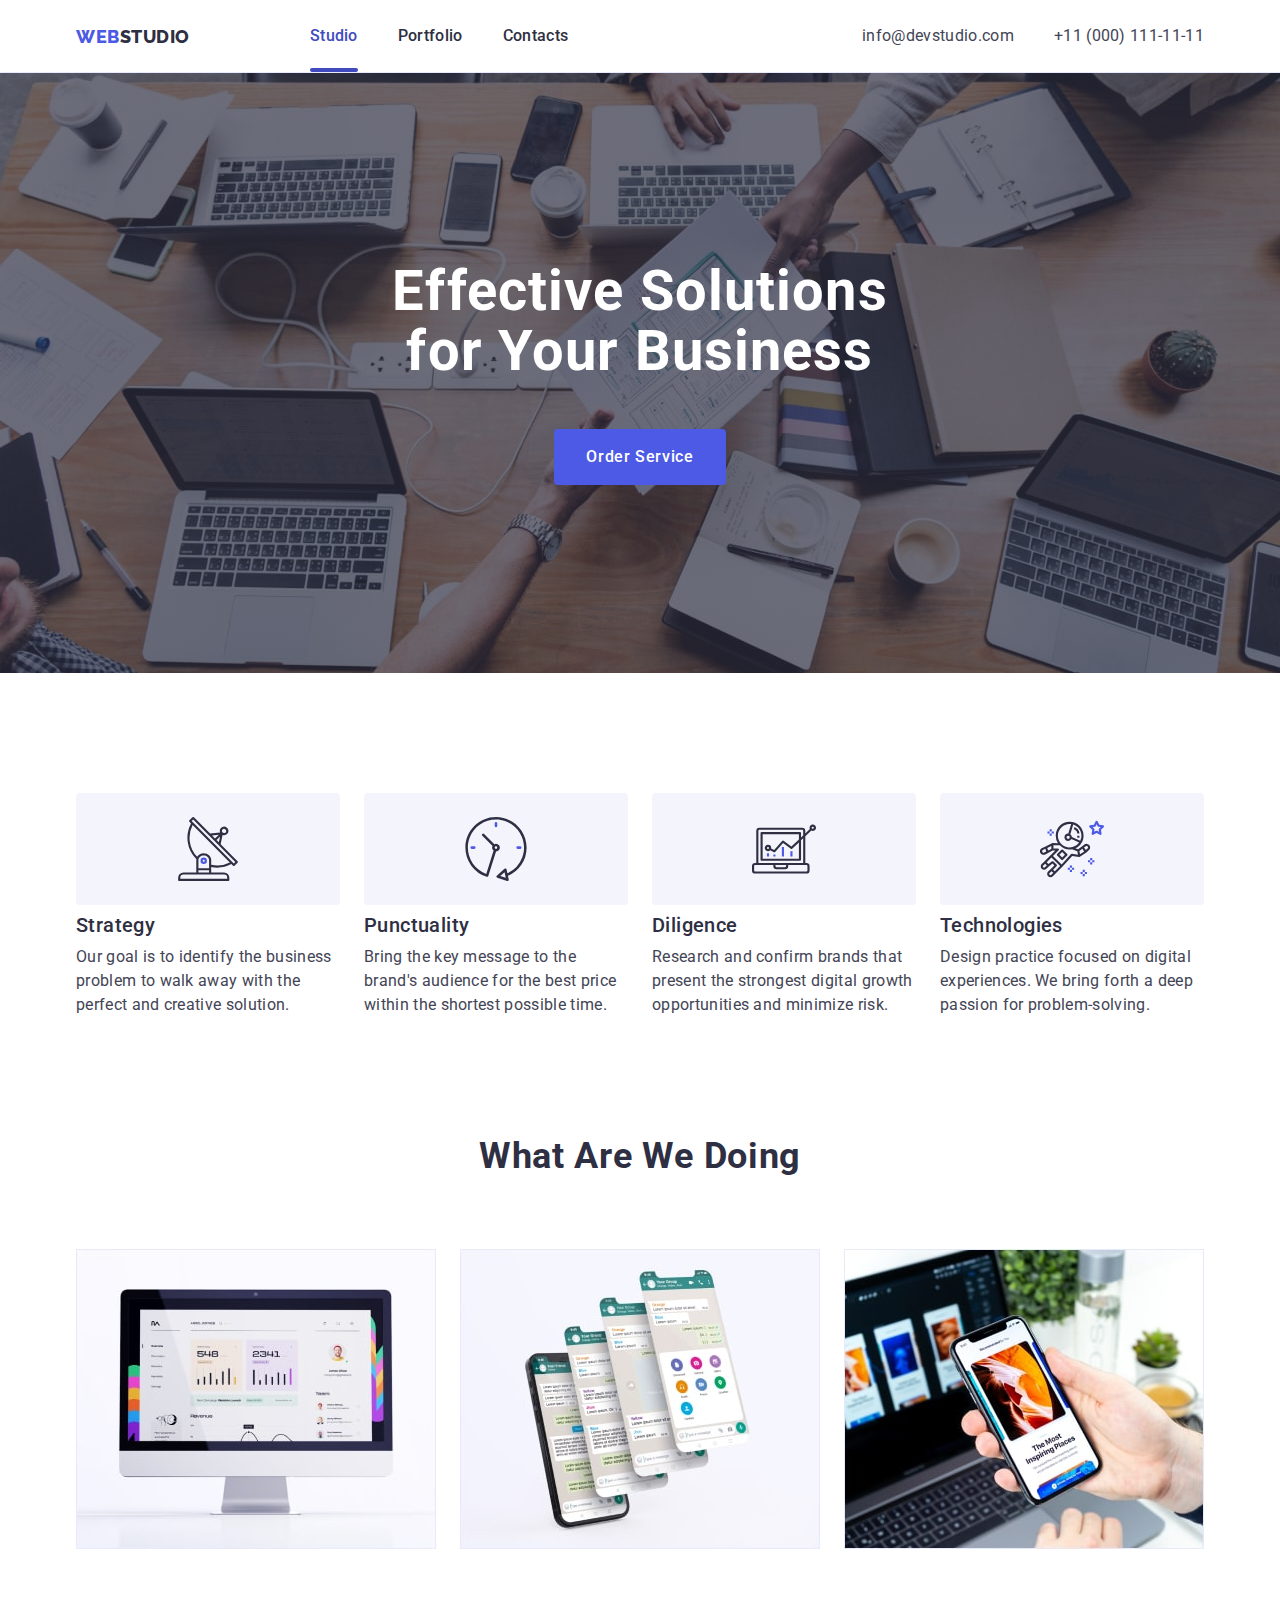
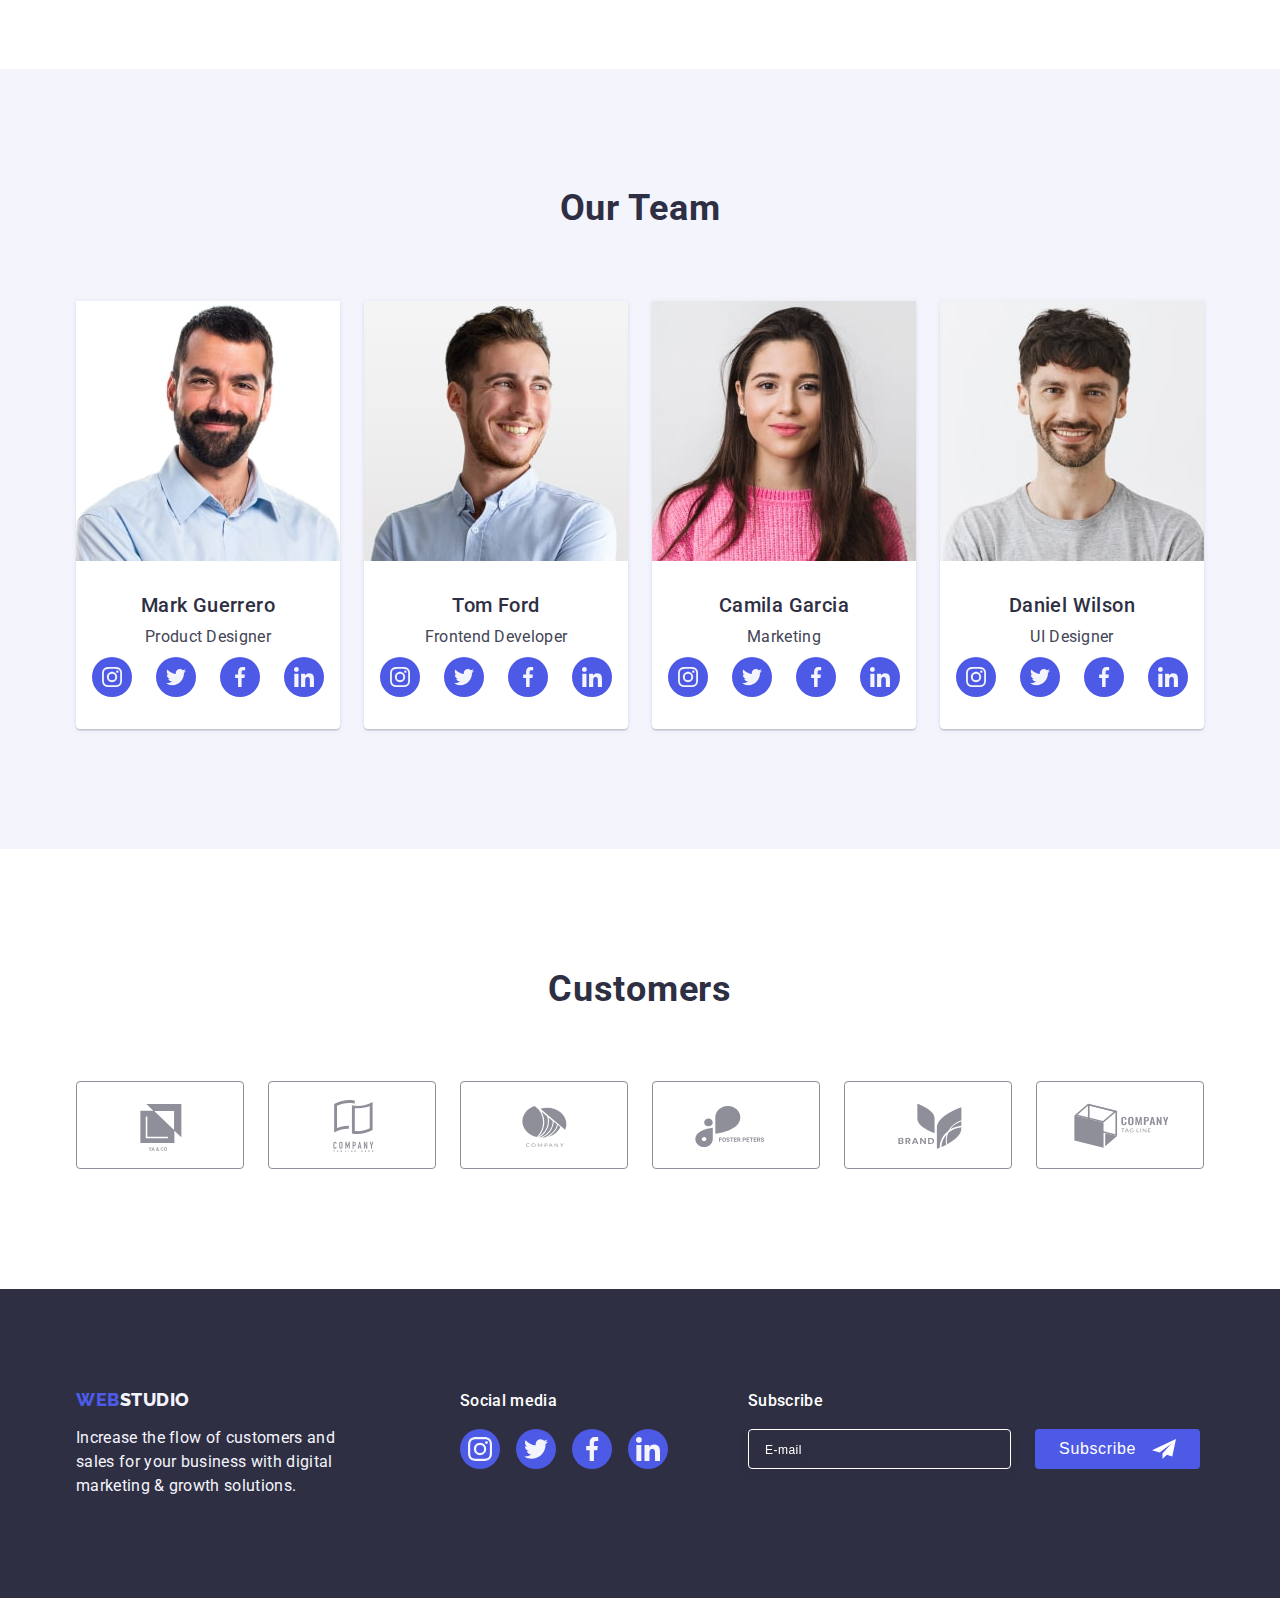
<file: index.html>
<!DOCTYPE html>
<html lang="en">
  <head>
    <meta charset="UTF-8" />
    <meta http-equiv="X-UA-Compatible" content="IE=edge" />
    <meta name="viewport" content="width=device-width, initial-scale=1.0" />
    <title>MainPage</title>
    <link rel="preconnect" href="https://fonts.googleapis.com" />
    <link rel="preconnect" href="https://fonts.gstatic.com" crossorigin />
    <link
      href="https://fonts.googleapis.com/css2?family=Raleway:wght@800&family=Roboto:wght@400;500;700;900&display=swap"
      rel="stylesheet"
    />
    <link
      rel="stylesheet"
      href="https://cdnjs.cloudflare.com/ajax/libs/modern-normalize/1.1.0/modern-normalize.min.css"
      integrity="sha512-wpPYUAdjBVSE4KJnH1VR1HeZfpl1ub8YT/NKx4PuQ5NmX2tKuGu6U/JRp5y+Y8XG2tV+wKQpNHVUX03MfMFn9Q=="
      crossorigin="anonymous"
      referrerpolicy="no-referrer"
    />    
    <link rel="stylesheet" href="./css/styles.css" />
    <link rel="stylesheet" href="./css/media.css" />
  </head>
  <body>

    <!--? header -->

    <header class="header">
      <div class="header-container container">
        <nav class="header-navigation">
          <a href="./index.html" class="logo link"
            >Web<span class="logo-studio">Studio</span></a
          >
          <ul class="header-list list link">
            <li class="header-item">
              <a href="./index.html" class="header-link active-page link">Studio</a>
            </li>
            <li class="header-item">
              <a href="./portfolio.html" class="header-link link">Portfolio</a>
            </li>
            <li class="header-item">
              <a href="" class="header-link link">Contacts</a>
            </li>
          </ul>
        </nav>

        <address class="header-address">
          <ul class="header-address-list list link">
            <li class="header-address-item">
              <a href="mailto:info@devstudio.com" class="header-contact link"
                >info@devstudio.com</a
              >
            </li>
            <li class="header-address-item ">
              <a href="tel:+110001111111" class="header-contact link"
                >+11 (000) 111-11-11</a
              >
            </li>
          </ul>
        </address>
        <button type="button" data-menu-open class="header-btn">
          <svg class="header-svg" width="32" height="22">
            <use href="./images/symbol-defs.svg#icon-mobile-menu"></use>
          </svg> 
        </button>
      </div>
      <div class="mob-menu is-hidden" data-menu>
        <div>
          <button class="mob-menu-close" data-menu-close type="button">
            <svg class="mob-menu-close-svg" width="8" height="8">
              <use href="./images/symbol-defs.svg#icon-close-svg"></use>
            </svg>
          </button>
          <nav class="mob-menu-nav">
            <ul class="mob-menu-list list link">
              <li class="mob-menu-item">
                <a href="./index.html" class="mob-menu-link active-page link">Studio</a>
              </li>
              <li class="mob-menu-item">
                <a href="./portfolio.html" class="mob-menu-link link">Portfolio</a>
              </li>
              <li class="mob-menu-item">
                <a href="" class="mob-menu-link link">Contacts</a>
              </li>
            </ul>
          </nav>
        </div>
        <div>
          <address class="mob-menu-address">
            <ul class="mob-menu-address-list list link">
              <li class="mob-menu-address-item ">
                <a href="tel:+110001111111" class="mob-menu-tel link"
                  >+11 (000) 111-11-11</a>
              </li>
              <li class="mob-menu-address-item">
                <a href="mailto:info@devstudio.com" class="mob-menu-email link"
                  >info@devstudio.com</a
                >
              </li>            
            </ul>
          </address>
          <ul class="mob-menu-svg-list list">
            <li class="mob-menu-svg-item item">
              <a href="" class="mob-menu-svg-link link" aria-label="instagram">
                <svg class="mob-menu-svg" width="24" height="24">
                  <use href="./images/symbol-defs.svg#icon-instagram-2"></use>
                </svg>
              </a>
            </li>
            <li class="mob-menu-svg-item item">
              <a href="" class="mob-menu-svg-link link" aria-label="twitter">
                <svg class="mob-menu-svg" width="24" height="24">
                  <use href="./images/symbol-defs.svg#icon-twitter-2"></use>
                </svg>
              </a>
            </li>
            <li class="mob-menu-svg-item item">
              <a href="" class="mob-menu-svg-link link" aria-label="facebook">
                <svg class="mob-menu-svg" width="24" height="24">
                  <use href="./images/symbol-defs.svg#icon-facebook-2"></use>
                </svg>
              </a>
            </li>
            <li class="mob-menu-svg-item item">
              <a href="" class="mob-menu-svg-link link" aria-label="linkedin">
                <svg class="mob-menu-svg" width="24" height="24">
                  <use href="./images/symbol-defs.svg#icon-linkedin-2"></use>
                </svg>
              </a>
            </li>
          </ul>
        </div>
      </div>
    </header>

    <main>
      <!--?sectiot 1 hero-->

      <section class="hero">
        <div class="hero-container container">
          <h1 class="hero-title">Effective Solutions for Your Business</h1>
          <button class="hero-btn" data-modal-open type="button" name="Order Service">
            Order Service
          </button>
        </div>
      </section>

      <!--?section 2 Our advantages-->

      <section class="advantages">        
          <div class="container">
            <h2 hidden class="advantages-title">Our advantages</h2>
            <ul class="advantages-list list">
              <li class="advantages-item">
                <div class="advantages-div">                
                  <svg width="64" height="64">
                    <use href="./images/symbol-defs.svg#icon-antenna"></use>
                  </svg>                
                </div>
                <h3 class="advantages-title-down">Strategy</h3>
                <p class="advantages-text">
                  Our goal is to identify the business problem to walk away with
                  the perfect and creative solution.
                </p>
              </li>
              <li class="advantages-item">
                <div class="advantages-div">
                  <svg width="64" height="64">
                    <use href="./images/symbol-defs.svg#icon-clock"></use>
                  </svg>                
                </div>
                <h3 class="advantages-title-down">Punctuality</h3>
                <p class="advantages-text">
                  Bring the key message to the brand's audience for the best price
                  within the shortest possible time.
                </p>
              </li>
              <li class="advantages-item">
                <div class="advantages-div">                
                  <svg width="64" height="64">
                    <use href="./images/symbol-defs.svg#icon-cdiagram"></use>
                  </svg>                
                </div>
                <h3 class="advantages-title-down">Diligence</h3>
                <p class="advantages-text">
                  Research and confirm brands that present the strongest digital
                  growth opportunities and minimize risk.
                </p>
              </li>
              <li class="advantages-item">
                <div class="advantages-div">                
                  <svg width="64" height="64">
                    <use href="./images/symbol-defs.svg#icon-astronaut"></use>
                  </svg>                
                </div>
                <h3 class="advantages-title-down">Technologies</h3>
                <p class="advantages-text">
                  Design practice focused on digital experiences. We bring forth a
                  deep passion for problem-solving.
                </p>
              </li>
            </ul>  
          </div>      
      </section>

      <!--?section 3 What are we doing-->

      <section class="doing">
        <div class="container">
          <h2 class="doing-title">What are we doing</h2>
          <ul class="doing-list list">
            <li class="doing-item">
              <img                
                src="./images/img1.jpg"
                srcset="./images/img1-2x.jpg 2x"
                width="360"
                height="300"
                alt="monitore"
              />
            </li>
            <li class="doing-item">
              <img
                src="./images/img2.jpg"
                srcset="./images/img2-2x.jpg 2x"
                width="360"
                height="300"
                alt="smartphone"
              />
            </li>
            <li class="doing-item">
              <img
                srcset="./images/img3-2x.jpg 2x"
                src="./images/img3.jpg"               
                width="360"
                height="300"
                alt="monitore+smartphone"
              />
            </li>
          </ul>
        </div>
      </section>

      <!--?section 4 Our team-->

      <section class="team">
        <div class="container">
          <h2 class="team-title">Our Team</h2>
          <ul class="team-list list">
            <li class="team-item">
              <img
                src="./images/img11.jpg"
                srcset="./images/img11-2x.jpg 2x"
                width="264"
                height="260"
                alt="Mark Guerrero"
              />
              <div class="team-title-text">
                <h3 class="team-title-down">Mark Guerrero</h3>
                <p class="team-text">Product Designer</p>
                <ul class="team-soc-list list">
                  <li class="team-soc-item">
                    <a
                      href=""
                      class="team-soc-link link"
                      aria-label="instagram"
                    >
                      <svg width="20" height="20">
                        <use
                          href="./images/symbol-defs.svg#icon-instagram-1"
                        ></use>
                      </svg>
                    </a>
                  </li>
                  <li class="team-soc-item">
                    <a href="" class="team-soc-link link" aria-label="twitter">
                      <svg width="20" height="20">
                        <use
                          href="./images/symbol-defs.svg#icon-twitter-1"
                        ></use>
                      </svg>
                    </a>
                  </li>
                  <li class="team-soc-item">
                    <a href="" class="team-soc-link link" aria-label="facebook">
                      <svg width="20" height="20">
                        <use
                          href="./images/symbol-defs.svg#icon-facebook-1"
                        ></use>
                      </svg>
                    </a>
                  </li>
                  <li class="team-soc-item">
                    <a href="" class="team-soc-link link" aria-label="linkedin">
                      <svg width="20" height="20">
                        <use
                          href="./images/symbol-defs.svg#icon-linkedin-1"
                        ></use>
                      </svg>
                    </a>
                  </li>
                </ul>
              </div>
            </li>
            <li class="team-item">
              <img
                src="./images/img12.jpg"
                srcset="./images/img12-2x.jpg 2x"
                width="264"
                height="260"
                alt="Tom Ford"
              />
              <div class="team-title-text">
                <h3 class="team-title-down">Tom Ford</h3>
                <p class="team-text">Frontend Developer</p>
                <ul class="team-soc-list list">
                  <li class="team-soc-item">
                    <a
                      href=""
                      class="team-soc-link link"
                      aria-label="instagram"
                    >
                      <svg width="20" height="20">
                        <use
                          href="./images/symbol-defs.svg#icon-instagram-1"
                        ></use>
                      </svg>
                    </a>
                  </li>
                  <li class="team-soc-item">
                    <a href="" class="team-soc-link link" aria-label="twitter">
                      <svg width="20" height="20">
                        <use
                          href="./images/symbol-defs.svg#icon-twitter-1"
                        ></use>
                      </svg>
                    </a>
                  </li>
                  <li class="team-soc-item">
                    <a href="" class="team-soc-link link" aria-label="facebook">
                      <svg width="20" height="20">
                        <use
                          href="./images/symbol-defs.svg#icon-facebook-1"
                        ></use>
                      </svg>
                    </a>
                  </li>
                  <li class="team-soc-item">
                    <a href="" class="team-soc-link link" aria-label="linkedin">
                      <svg width="20" height="20">
                        <use
                          href="./images/symbol-defs.svg#icon-linkedin-1"
                        ></use>
                      </svg>
                    </a>
                  </li>
                </ul>
              </div>
            </li>
            <li class="team-item">
              <img
                src="./images/img13.jpg"
                srcset="./images/img13-2x.jpg 2x"
                width="264"
                height="260"
                alt="Camila Garcia"
              />
              <div class="team-title-text">
                <h3 class="team-title-down">Camila Garcia</h3>
                <p class="team-text">Marketing</p>
                <ul class="team-soc-list list">
                  <li class="team-soc-item">
                    <a
                      href=""
                      class="team-soc-link link"
                      aria-label="instagram"
                    >
                      <svg width="20" height="20">
                        <use
                          href="./images/symbol-defs.svg#icon-instagram-1"
                        ></use>
                      </svg>
                    </a>
                  </li>
                  <li class="team-soc-item">
                    <a href="" class="team-soc-link link" aria-label="twitter">
                      <svg width="20" height="20">
                        <use
                          href="./images/symbol-defs.svg#icon-twitter-1"
                        ></use>
                      </svg>
                    </a>
                  </li>
                  <li class="team-soc-item">
                    <a href="" class="team-soc-link link" aria-label="facebook">
                      <svg width="20" height="20">
                        <use
                          href="./images/symbol-defs.svg#icon-facebook-1"
                        ></use>
                      </svg>
                    </a>
                  </li>
                  <li class="team-soc-item">
                    <a href="" class="team-soc-link link" aria-label="linkedin">
                      <svg width="20" height="20">
                        <use
                          href="./images/symbol-defs.svg#icon-linkedin-1"
                        ></use>
                      </svg>
                    </a>
                  </li>
                </ul>
              </div>
            </li>
            <li class="team-item">
              <img
                src="./images/img14.jpg"
                srcset="./images/img14-2x.jpg 2x"
                width="264"
                height="260"
                alt="Daniel Wilson"
              />
              <div class="team-title-text">
                <h3 class="team-title-down">Daniel Wilson</h3>
                <p class="team-text">UI Designer</p>
                <ul class="team-soc-list list">
                  <li class="team-soc-item">
                    <a
                      href=""
                      class="team-soc-link link"
                      aria-label="instagram"
                    >
                      <svg width="20" height="20">
                        <use
                          href="./images/symbol-defs.svg#icon-instagram-1"
                        ></use>
                      </svg>
                    </a>
                  </li>
                  <li class="team-soc-item">
                    <a href="" class="team-soc-link link" aria-label="twitter">
                      <svg width="20" height="20">
                        <use
                          href="./images/symbol-defs.svg#icon-twitter-1"
                        ></use>
                      </svg>
                    </a>
                  </li>
                  <li class="team-soc-item">
                    <a href="" class="team-soc-link link" aria-label="facebook">
                      <svg width="20" height="20">
                        <use
                          href="./images/symbol-defs.svg#icon-facebook-1"
                        ></use>
                      </svg>
                    </a>
                  </li>
                  <li class="team-soc-item">
                    <a href="" class="team-soc-link link" aria-label="linkedin">
                      <svg width="20" height="20">
                        <use
                          href="./images/symbol-defs.svg#icon-linkedin-1"
                        ></use>
                      </svg>
                    </a>
                  </li>
                </ul>
              </div>
            </li>
          </ul>
        </div>
      </section>

      <!--?Section 5 customers -->

      <section class="customers">
        <div class="container">
         <div class="customers-div">
           <h2 class="customers-title">Customers</h2>
            <ul class="customer-list list">
              <li class="customer-item">
                <a href="" class="customer-link link" aria-label="company 1">
                  <svg class="customer-svg" width="104" height="56">
                    <use href="./images/symbol-defs.svg#icon-Logo-1"></use>
                  </svg>
                </a>
              </li>
              <li class="customer-item">
                <a href="" class="customer-link link" aria-label="company 2">
                  <svg class="customer-svg" width="104" height="56">
                    <use href="./images/symbol-defs.svg#icon-Logo-2"></use>
                  </svg>
                </a>
              </li>
              <li class="customer-item">
                <a href="" class="customer-link link" aria-label="company 3">
                  <svg class="customer-svg" width="104" height="56">
                    <use href="./images/symbol-defs.svg#icon-Logo-3"></use>
                  </svg>
                </a>
              </li>
              <li class="customer-item">
                <a href="" class="customer-link link" aria-label="company 4">
                  <svg class="customer-svg" width="104" height="56">
                    <use href="./images/symbol-defs.svg#icon-Logo-4"></use>
                  </svg>
                </a>
              </li>
              <li class="customer-item">
                <a href="" class="customer-link link" aria-label="company 5">
                  <svg class="customer-svg" width="104" height="56">
                    <use href="./images/symbol-defs.svg#icon-Logo-5"></use>
                  </svg>
                </a>
              </li>
              <li class="customer-item">
                <a href="" class="customer-link link" aria-label="company 6">
                  <svg class="customer-svg" width="104" height="56">
                    <use href="./images/symbol-defs.svg#icon-Logo-6"></use>
                  </svg>
                </a>
              </li>
            </ul>
         </div>
        </div>
      </section>
    </main>

    <!--?Footer-->

    <footer class="footer">
      <div class="footer-div container">
        <div class="footer-flex">
          <div class="footer-container-div">
            <a href="./index.html" class="logo link"
            >Web<span class="logo-studio-down">Studio</span></a
            >
            <p class="footer-text">
              Increase the flow of customers and sales for your business with
              digital marketing & growth solutions.
            </p>
          </div>        
          <div class="second-div">
            <p class="footer-text-second">Social media</p>
            <ul class="footer-list list">
              <li class="footer-item item">
                <a href="" class="footer-link link" aria-label="instagram">
                  <svg class="footer-svg" width="24" height="24">
                    <use href="./images/symbol-defs.svg#icon-instagram-2"></use>
                  </svg>
                </a>
              </li>
              <li class="footer-item item">
                <a href="" class="footer-link link" aria-label="twitter">
                  <svg class="footer-svg" width="24" height="24">
                    <use href="./images/symbol-defs.svg#icon-twitter-2"></use>
                  </svg>
                </a>
              </li>
              <li class="footer-item item">
                <a href="" class="footer-link link" aria-label="facebook">
                  <svg class="footer-svg" width="24" height="24">
                    <use href="./images/symbol-defs.svg#icon-facebook-2"></use>
                  </svg>
                </a>
              </li>
              <li class="footer-item item">
                <a href="" class="footer-link link" aria-label="linkedin">
                  <svg class="footer-svg" width="24" height="24">
                    <use href="./images/symbol-defs.svg#icon-linkedin-2"></use>
                  </svg>
                </a>
              </li>
            </ul>
          </div>
        </div>
        <form class="footer-form-subscribe">
          <p class="footer-text-subscribe">Subscribe</p>
          <div class="subscribe-label">            
            <input 
                  type="email" 
                  name="subscribe-email" 
                  class="footer-email-subscribe" 
                  required              
                  placeholder="E-mail" 
                  pattern="[a-z0-9._%+-]+@[a-z0-9.-]+\.[a-z]{2, 4}$" />           
            <button type="submit" class="subscribe-button">Subscribe
              <svg class="icon-sending" width="24" height="24">
                <use href="./images/symbol-defs.svg#icon-sending"></use>
              </svg>
            </button>
          </div>
        </form>        
      </div>
    </footer>

    <!-- ?modal window -->

    <div class="backdrop is-hidden" data-modal>
      <div class="modal">
        <button class="modal-close" data-modal-close type="button">
          <svg class="modal-close-svg" width="8" height="8">
            <use href="./images/symbol-defs.svg#icon-close-svg"></use>
          </svg>
        </button>
        <form class="modal-form">
          <b class="modal-text">Leave your contacts and we will call you back</b>
          <label class="modal-name label">
            <span class="modal-header-text">Name</span>
            <span class="modal-icon">
              <input 
              type="text" 
              name="name" 
              class="modal-name-information input" 
              required 
              minlength="2"               
              title="min 2 simbol"
              pattern="^[a-zA-Zа-яА-ЯіІїЇ]+$"/>
              <svg class="modal-svg" width="18" height="24">
                <use href="./images/symbol-defs.svg#icon-person"></use>
              </svg>
            </span>
          </label>
          <label class="modal-phone label">
            <span class="modal-header-text">Phone</span>
            <span class="modal-icon">
              <input 
              type="tel" 
              name="phone-number" 
              class="modal-phone-information input" 
              required 
              maxlength="9"
              placeholder=" 111111111" 
              title="xx xxx xx xx"
              pattern="[0-9]{9}" />
              <svg class="modal-svg" width="18" height="24">
                <use href="./images/symbol-defs.svg#icon-phone"></use>
              </svg>
            </span>
          </label>
          <label class="modal-email label">
            <span class="modal-header-text">Email</span>
            <span class="modal-icon">
              <input 
              type="email" 
              name="email" 
              class="modal-email-information input" 
              required 
              placeholder="example@mail.com" 
              pattern="[a-z0-9._%+-]+@[a-z0-9.-]+\.[a-z]{2, 4}$" />
              <svg class="modal-svg" width="18" height="24">
                <use href="./images/symbol-defs.svg#icon-email"></use>
              </svg>
            </span>
          </label>
          <label class="modal-comment">
            <span class="modal-header-text">Comment</span>
            <textarea 
            name="description" 
            class="modal-comment-information input" 
            placeholder="Text input"            
            ></textarea>
          </label>
          <input id="policy" 
          type="checkbox" 
          name="policy" 
          class="modal-policy-assent" 
          required>
          <label for="policy" class="modal-policy"
          >I accept the terms and conditions of the&nbsp;
          <a href="" class="privacy-policy">Privacy Policy</a>
          </label>
          <button type="submit" class="modal-button">Send</button>
        </form>
      </div>
    </div>
    <script src="./js/modal.js"></script>
    <script src="./js/menu.js"></script>
  </body>
</html>
</file>
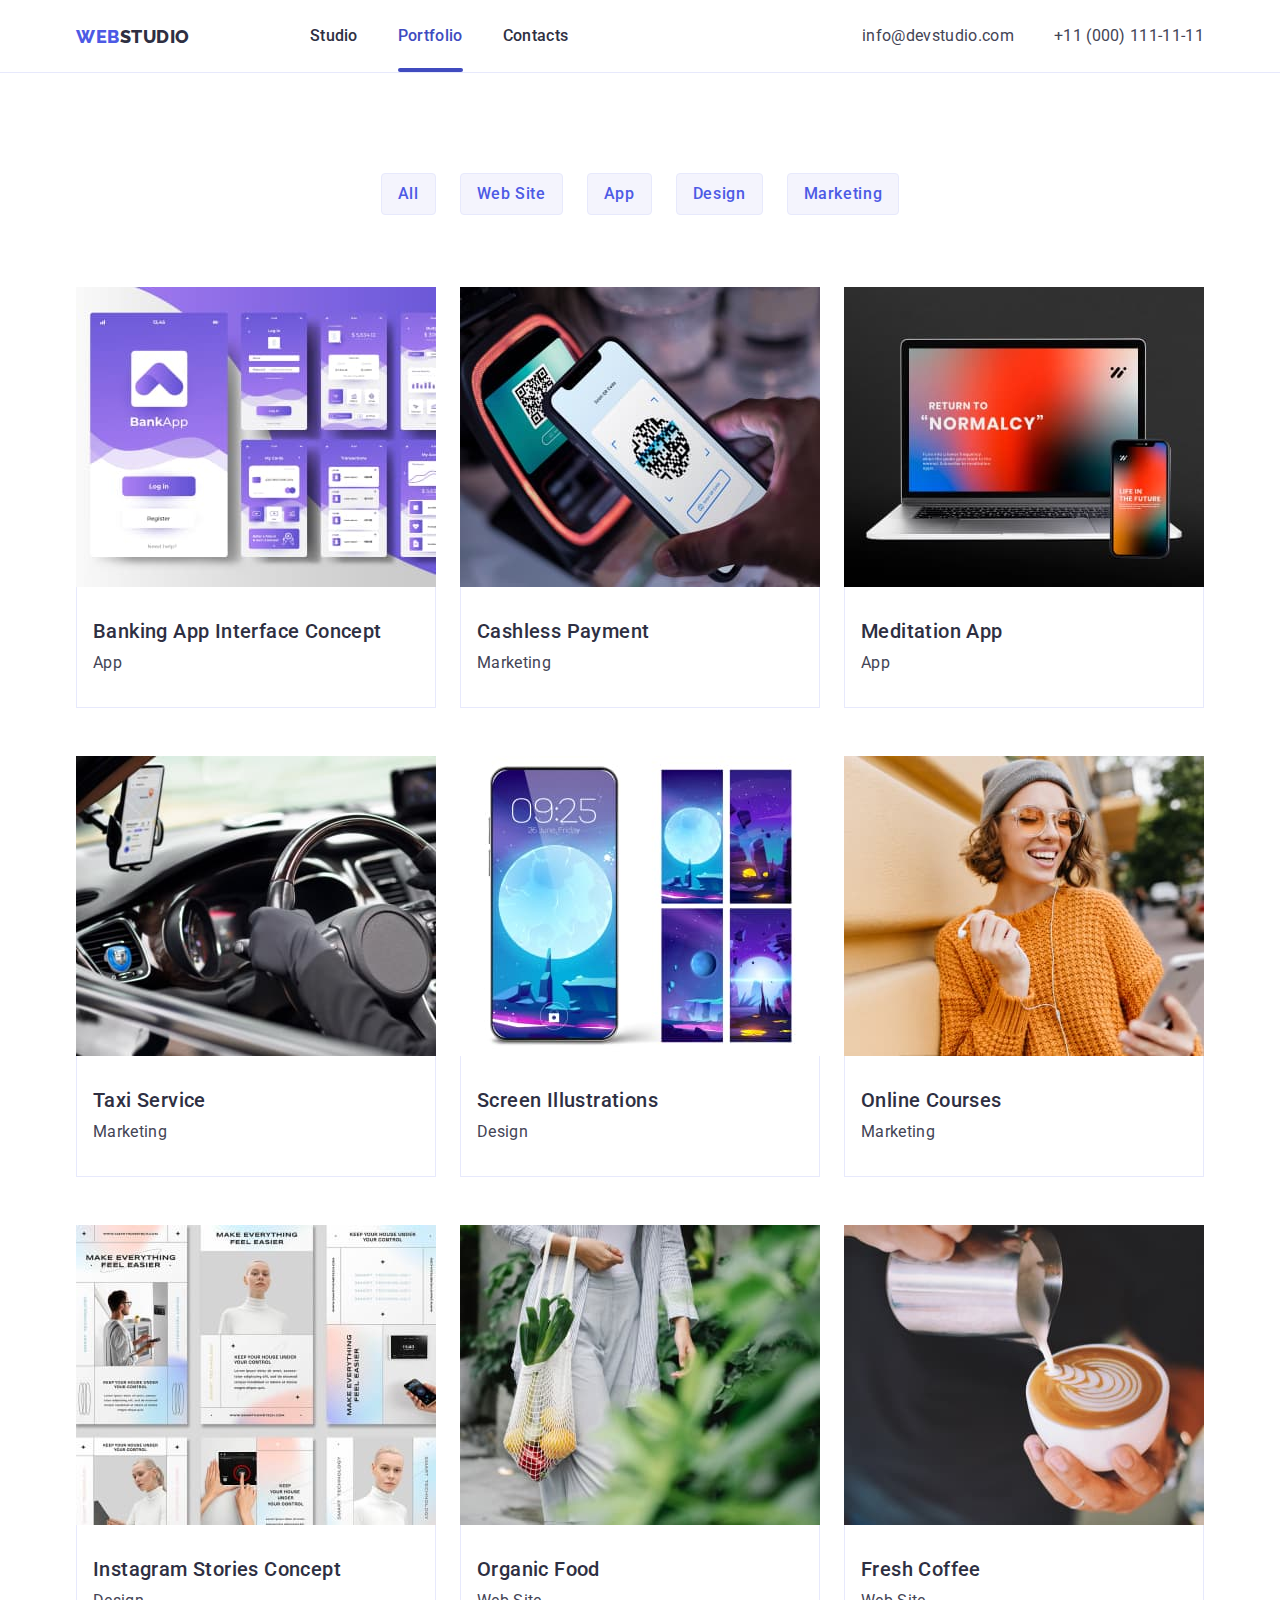
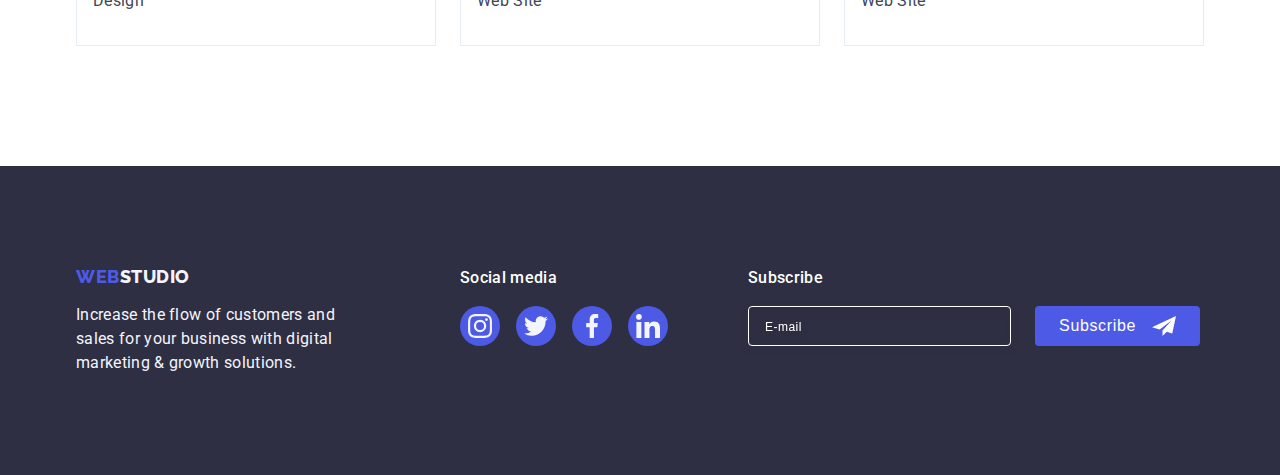
<file: portfolio.html>
<!DOCTYPE html>
<html lang="en">
  <head>
    <meta charset="UTF-8" />
    <meta http-equiv="X-UA-Compatible" content="IE=edge" />
    <meta name="viewport" content="width=device-width, initial-scale=1.0" />
    <title>MainPage</title>
    <link rel="preconnect" href="https://fonts.googleapis.com" />
    <link rel="preconnect" href="https://fonts.gstatic.com" crossorigin />
    <link
      href="https://fonts.googleapis.com/css2?family=Raleway:wght@800&family=Roboto:wght@400;500;700;900&display=swap"
      rel="stylesheet"
    />
    <link
      rel="stylesheet"
      href="https://cdnjs.cloudflare.com/ajax/libs/modern-normalize/1.1.0/modern-normalize.min.css"
      integrity="sha512-wpPYUAdjBVSE4KJnH1VR1HeZfpl1ub8YT/NKx4PuQ5NmX2tKuGu6U/JRp5y+Y8XG2tV+wKQpNHVUX03MfMFn9Q=="
      crossorigin="anonymous"
      referrerpolicy="no-referrer"
    />
    <link rel="stylesheet" href="./css/styles.css" />
    <link rel="stylesheet" href="./css/media.css" />
  </head>
  <body>
    
    <!-- ?header -->

    <header class="header">
      <div class="header-container container">
        <nav class="header-navigation">
          <a href="./index.html" class="logo link"
            >Web<span class="logo-studio">Studio</span></a
          >
          <ul class="header-list list link">
            <li class="header-item">
              <a href="./index.html" class="header-link link">Studio</a>
            </li>
            <li class="header-item">
              <a href="./portfolio.html" class="header-link  active-page link">Portfolio</a>
            </li>
            <li class="header-item">
              <a href="" class="header-link link">Contacts</a>
            </li>
          </ul>
        </nav>

        <address class="header-address">
          <ul class="header-address-list list link">
            <li class="header-address-item">
              <a href="mailto:info@devstudio.com" class="header-contact link"
                >info@devstudio.com</a
              >
            </li>
            <li class="header-address-item ">
              <a href="tel:+110001111111" class="header-contact link"
                >+11 (000) 111-11-11</a
              >
            </li>
          </ul>
        </address>
        <button type="button" data-menu-open class="header-btn">
          <svg class="header-svg" width="32" height="22">
            <use href="./images/symbol-defs.svg#icon-mobile-menu"></use>
          </svg> 
        </button>
      </div>
      <div class="mob-menu is-hidden" data-menu>
        <div>
          <button class="mob-menu-close" data-menu-close type="button">
            <svg class="mob-menu-close-svg" width="8" height="8">
              <use href="./images/symbol-defs.svg#icon-close-svg"></use>
            </svg>
          </button>
          <nav class="mob-menu-nav">
            <ul class="mob-menu-list list link">
              <li class="mob-menu-item">
                <a href="./index.html" class="mob-menu-link active-page link">Studio</a>
              </li>
              <li class="mob-menu-item">
                <a href="./portfolio.html" class="mob-menu-link link">Portfolio</a>
              </li>
              <li class="mob-menu-item">
                <a href="" class="mob-menu-link link">Contacts</a>
              </li>
            </ul>
          </nav>
        </div>
        <div>
          <address class="mob-menu-address">
            <ul class="mob-menu-address-list list link">
              <li class="mob-menu-address-item ">
                <a href="tel:+110001111111" class="mob-menu-tel link"
                  >+11 (000) 111-11-11</a>
              </li>
              <li class="mob-menu-address-item">
                <a href="mailto:info@devstudio.com" class="mob-menu-email link"
                  >info@devstudio.com</a
                >
              </li>            
            </ul>
          </address>
          <ul class="mob-menu-svg-list list">
            <li class="mob-menu-svg-item item">
              <a href="" class="mob-menu-svg-link link" aria-label="instagram">
                <svg class="mob-menu-svg" width="24" height="24">
                  <use href="./images/symbol-defs.svg#icon-instagram-2"></use>
                </svg>
              </a>
            </li>
            <li class="mob-menu-svg-item item">
              <a href="" class="mob-menu-svg-link link" aria-label="twitter">
                <svg class="mob-menu-svg" width="24" height="24">
                  <use href="./images/symbol-defs.svg#icon-twitter-2"></use>
                </svg>
              </a>
            </li>
            <li class="mob-menu-svg-item item">
              <a href="" class="mob-menu-svg-link link" aria-label="facebook">
                <svg class="mob-menu-svg" width="24" height="24">
                  <use href="./images/symbol-defs.svg#icon-facebook-2"></use>
                </svg>
              </a>
            </li>
            <li class="mob-menu-svg-item item">
              <a href="" class="mob-menu-svg-link link" aria-label="linkedin">
                <svg class="mob-menu-svg" width="24" height="24">
                  <use href="./images/symbol-defs.svg#icon-linkedin-2"></use>
                </svg>
              </a>
            </li>
          </ul>
        </div>
      </div>
    </header>

    <!--?main section -->
    <!-- ?buttons -->

    <main>
      <section class="filters">
        <div class="container">
          <h1 hidden class="main-header">our main direction</h1>
          <ul class="filters-list list">
            <li class="filters-item">
              <button class="filters-button" type="button" name="All">
                All
              </button>
            </li>
            <li class="filters-item">
              <button class="filters-button" type="button" name="Web Site">
                Web Site
              </button>
            </li>
            <li class="filters-item">
              <button class="filters-button" type="button" name="App">
                App
              </button>
            </li>
            <li class="filters-item">
              <button class="filters-button" type="button" name="Design">
                Design
              </button>
            </li>
            <li class="filters-item">
              <button class="filters-button" type="button" name="Marketing">
                Marketing
              </button>
            </li>
          </ul>
          
          <!-- ?section row -->

          <ul class="row-list list link">
            <li class="row-item">
              <a href="" class="link">
                <div class="row-overlay">
                  <picture>
                    <source
                    srcset="./images/bankapp.jpg 1x, ./images/bankapp@2x.jpg 2x"
                    type="image/jpeg" 
                    media="(min-width: 1156px)"
                    />
                    <source
                    srcset="./images/bankapp-tab.jpg 1x, ./images/bankapp-tab@2x.jpg 2x"
                    media="(min-width: 768px)"/>
                    <source
                    srcset="./images/bankapp-mob.jpg 1x, ./images/bankapp-mob@2x.jpg 2x"
                    media="(max-width: 768px)"/>
                    <img
                    src="./images/bankapp.jpg"
                    width="360"
                    height="300"
                    alt="bancapp"/>
                  </picture>                
                <p class="row-text-overlay">14 Stylish and User-Friendly App Design Concepts · Task Manager App · Calorie Tracker App · Exotic Fruit Ecommerce App · Cloud Storage App</p>
                </div>
                <div class="row-div">
                  <h2 class="row-title-down">Banking App Interface Concept</h2>
                  <p class="row-text">App</p>
                </div>
              </a>
            </li>
            <li class="row-item">
              <a href="" class="link">
                <div class="row-overlay">
                  <picture>
                    <source
                    srcset="./images/cashless.jpg 1x, ./images/cashless@2x.jpg 2x"
                    type="image/jpeg" 
                    media="(min-width: 1156px)"
                    />
                    <source
                    srcset="./images/cashless-tab.jpg 1x, ./images/cashless-tab@2x.jpg 2x"
                    media="(min-width: 768px)"/>
                    <source
                    srcset="./images/cashless-mob.jpg 1x, ./images/cashless-mob@2x.jpg 2x"
                    media="(max-width: 768px)"/>
                    <img
                    src="./images/cashless.jpg"                    
                    alt="bancapp"
                    width="396"
                    height="280"
                    />
                  </picture>
                  <p class="row-text-overlay">14 Stylish and User-Friendly App Design Concepts · Task Manager App · Calorie Tracker App · Exotic Fruit Ecommerce App · Cloud Storage App</p>
                </div>
                <div class="row-div">
                  <h2 class="row-title-down">Cashless Payment</h2>
                  <p class="row-text">Marketing</p>
                </div>
              </a>
            </li>
            <li class="row-item">
              <a href="" class="link">
                <div class="row-overlay">
                  <picture>
                    <source
                    srcset="./images/meditation.jpg 1x, ./images/meditation@2x.jpg 2x"
                    type="image/jpeg" 
                    media="(min-width: 1156px)"
                    />
                    <source
                    srcset="./images/meditation-tab.jpg 1x, ./images/meditation-tab@2x.jpg 2x"
                    media="(min-width: 768px)"/>
                    <source
                    srcset="./images/meditation-mob.jpg 1x, ./images/meditation-mob@2x.jpg 2x"
                    media="(max-width: 768px)"/>
                    <img
                    src="./images/meditation.jpg"                  
                    alt="Meditation App"
                    width="396"
                    height="280"
                    /> 
                  </picture>                 
                  <p class="row-text-overlay">14 Stylish and User-Friendly App Design Concepts · Task Manager App · Calorie Tracker App · Exotic Fruit Ecommerce App · Cloud Storage App</p>
                </div>
                <div class="row-div">
                  <h2 class="row-title-down">Meditation App</h2>
                  <p class="row-text">App</p>                
                </div>
              </a>
            </li>
            <li class="row-item">
              <a href="" class="link">
                <div class="row-overlay">
                  <picture>
                    <source
                    srcset="./images/taxi.jpg 1x, ./images/taxi@2x.jpg 2x"
                    type="image/jpeg" 
                    media="(min-width: 1156px)"
                    />
                    <source
                    srcset="./images/taxi-tab.jpg 1x, ./images/taxi-tab@2x.jpg 2x"
                    media="(min-width: 768px)"/>
                    <source
                    srcset="./images/taxi-mob.jpg 1x, ./images/taxi-mob@2x.jpg 2x"
                    media="(max-width: 768px)"/>
                    <img
                    src="./images/taxi.jpg"                 
                    alt="Taxi Service"
                    width="396"
                    height="280"
                  /> 
                  </picture>                                   
                  <p class="row-text-overlay">14 Stylish and User-Friendly App Design Concepts · Task Manager App · Calorie Tracker App · Exotic Fruit Ecommerce App · Cloud Storage App</p>
                </div>
                <div class="row-div">
                  <h2 class="row-title-down">Taxi Service</h2>
                  <p class="row-text">Marketing</p>
                </div>
              </a>
            </li>
            <li class="row-item">
              <a href="" class="link">
                <div class="row-overlay">
                  <picture>
                    <source
                    srcset="./images/illustration.jpg 1x, ./images/illustration@2x.jpg 2x"
                    type="image/jpeg" 
                    media="(min-width: 1156px)"
                    />
                    <source
                    srcset="./images/illustration-tab.jpg 1x, ./images/illustration-tab@2x.jpg 2x"
                    media="(min-width: 768px)"/>
                    <source
                    srcset="./images/illustration-mob.jpg 1x, ./images/illustration-mob@2x.jpg 2x"
                    media="(max-width: 768px)"/>
                    <img
                    src="./images/illustration.jpg"                  
                    alt="Screen Illustrations"
                    width="396"
                    height="280"
                  />  
                  </picture>                                    
                  <p class="row-text-overlay">14 Stylish and User-Friendly App Design Concepts · Task Manager App · Calorie Tracker App · Exotic Fruit Ecommerce App · Cloud Storage App</p>
                </div>
                <div class="row-div">
                  <h2 class="row-title-down">Screen Illustrations</h2>
                  <p class="row-text">Design</p>
                </div>
              </a>
            </li>
            <li class="row-item">
              <a href="" class="link">
                <div class="row-overlay">
                  <picture>
                    <source
                    srcset="./images/courses.jpg 1x, ./images/courses@2x.jpg 2x"
                    type="image/jpeg" 
                    media="(min-width: 1156px)"
                    />
                    <source
                    srcset="./images/courses-tab.jpg 1x, ./images/courses-tab@2x.jpg 2x"
                    media="(min-width: 768px)"/>
                    <source
                    srcset="./images/courses-mob.jpg 1x, ./images/courses-mob@2x.jpg 2x"
                    media="(max-width: 768px)"/>
                    <img
                    src="./images/courses.jpg"                
                    alt="Online Courses"
                    width="396"
                    height="280"
                  />  
                  </picture>                                    
                  <p class="row-text-overlay">14 Stylish and User-Friendly App Design Concepts · Task Manager App · Calorie Tracker App · Exotic Fruit Ecommerce App · Cloud Storage App</p>
                </div>
                <div class="row-div">
                  <h2 class="row-title-down">Online Courses</h2>
                  <p class="row-text">Marketing</p>
                </div>
              </a>
            </li>
            <li class="row-item">
              <a href="" class="link">
                <div class="row-overlay">
                  <picture>
                    <source
                    srcset="./images/stories.jpg 1x, ./images/stories@2x.jpg 2x"
                    type="image/jpeg" 
                    media="(min-width: 1156px)"
                    />
                    <source
                    srcset="./images/stories-tab.jpg 1x, ./images/stories-tab@2x.jpg 2x"
                    media="(min-width: 768px)"/>
                    <source
                    srcset="./images/stories-mob.jpg 1x, ./images/stories-mob@2x.jpg 2x"
                    media="(max-width: 768px)"/>
                    <img
                    src="./images/stories.jpg"                 
                    alt="Instagram"
                    width="396"
                    height="280"
                  />  
                  </picture>                     
                  <p class="row-text-overlay">14 Stylish and User-Friendly App Design Concepts · Task Manager App · Calorie Tracker App · Exotic Fruit Ecommerce App · Cloud Storage App</p>
                </div>
                <div class="row-div">
                  <h2 class="row-title-down">Instagram Stories Concept</h2>
                  <p class="row-text">Design</p>
                </div>
              </a>
            </li>
            <li class="row-item">
              <a href="" class="link">
                <div class="row-overlay">
                  <picture>
                    <source
                    srcset="./images/organic.jpg 1x, ./images/organic@2x.jpg 2x"
                    type="image/jpeg" 
                    media="(min-width: 1156px)"
                    />
                    <source
                    srcset="./images/organic-tab.jpg 1x, ./images/organic-tab@2x.jpg 2x"
                    media="(min-width: 768px)"/>
                    <source
                    srcset="./images/organic-mob.jpg 1x, ./images/organic-mob@2x.jpg 2x"
                    media="(max-width: 768px)"/>
                    <img
                    src="./images/organic.jpg"                 
                    alt="Organic Food"
                    width="396"
                    height="280"
                  />
                  </picture>                   
                  <p class="row-text-overlay">14 Stylish and User-Friendly App Design Concepts · Task Manager App · Calorie Tracker App · Exotic Fruit Ecommerce App · Cloud Storage App</p>
                </div>
                <div class="row-div">
                  <h2 class="row-title-down">Organic Food</h2>
                  <p class="row-text">Web Site</p>
                </div>
              </a>
            </li>
            <li class="row-item">
              <a href="" class="link">
                <div class="row-overlay">
                  <picture>
                    <source
                    srcset="./images/fresh.jpg 1x, ./images/fresh@2x.jpg 2x"
                    type="image/jpeg" 
                    media="(min-width: 1156px)"
                    />
                    <source
                    srcset="./images/fresh-tab.jpg 1x, ./images/fresh-tab@2x.jpg 2x"
                    media="(min-width: 768px)"/>
                    <source
                    srcset="./images/fresh-mob.jpg 1x, ./images/fresh-mob@2x.jpg 2x"
                    media="(max-width: 768px)"/>
                    <img
                    src="./images/fresh.jpg"                  
                    alt="Fresh Coffee"
                    width="396"
                    height="280"
                  /> 
                  </picture>                                    
                  <p class="row-text-overlay">14 Stylish and User-Friendly App Design Concepts · Task Manager App · Calorie Tracker App · Exotic Fruit Ecommerce App · Cloud Storage App</p>
                </div>
                <div class="row-div">
                  <h2 class="row-title-down">Fresh Coffee</h2>
                  <p class="row-text">Web Site</p>
                </div>
              </a>
            </li>
          </ul>
        </div>
      </section>
    </main>

    <!--?Footer-->

    <footer class="footer">
      <div class="footer-div container">
        <div class="footer-flex">
          <div class="footer-container-div">
            <a href="./index.html" class="logo link"
            >Web<span class="logo-studio-down">Studio</span></a
            >
            <p class="footer-text">
              Increase the flow of customers and sales for your business with
              digital marketing & growth solutions.
            </p>
          </div>        
          <div class="second-div">
            <p class="footer-text-second">Social media</p>
            <ul class="footer-list list">
              <li class="footer-item item">
                <a href="" class="footer-link link" aria-label="instagram">
                  <svg class="footer-svg" width="24" height="24">
                    <use href="./images/symbol-defs.svg#icon-instagram-2"></use>
                  </svg>
                </a>
              </li>
              <li class="footer-item item">
                <a href="" class="footer-link link" aria-label="twitter">
                  <svg class="footer-svg" width="24" height="24">
                    <use href="./images/symbol-defs.svg#icon-twitter-2"></use>
                  </svg>
                </a>
              </li>
              <li class="footer-item item">
                <a href="" class="footer-link link" aria-label="facebook">
                  <svg class="footer-svg" width="24" height="24">
                    <use href="./images/symbol-defs.svg#icon-facebook-2"></use>
                  </svg>
                </a>
              </li>
              <li class="footer-item item">
                <a href="" class="footer-link link" aria-label="linkedin">
                  <svg class="footer-svg" width="24" height="24">
                    <use href="./images/symbol-defs.svg#icon-linkedin-2"></use>
                  </svg>
                </a>
              </li>
            </ul>
          </div>
        </div>
        <form class="footer-form-subscribe">
          <p class="footer-text-subscribe">Subscribe</p>
          <div class="subscribe-label">            
            <input 
                  type="email" 
                  name="subscribe-email" 
                  class="footer-email-subscribe" 
                  required              
                  placeholder="E-mail" 
                  pattern="[a-z0-9._%+-]+@[a-z0-9.-]+\.[a-z]{2, 4}$" />           
            <button type="submit" class="subscribe-button">Subscribe
              <svg class="icon-sending" width="24" height="24">
                <use href="./images/symbol-defs.svg#icon-sending"></use>
              </svg>
            </button>
          </div>
        </form>        
      </div>
    </footer>
    <script src="./js/menu.js"></script>
  </body>
</html>
</file>
<file: css/styles.css>
/*? ==========general========== */

:root {
  --main-color-text-background: #2e2f42;
  --background-and-text-footer: #f4f4fd;
  --prymary-text-color: #434455;
  --background-and-hero-text: #ffffff;
  --button-logo-color: #4d5ae5;
  --button-touch-color: #404bbf;
  --icon-hover-color: #31d0aa;
  --customer-logo-color: #8e8f99;
  --trancition-hover: 250ms cubic-bezier(0.4, 0, 0.2, 1);
}
html {
  box-sizing: border-box;
}
*,
*::before,
*::after {
  box-sizing: border-box;
}
p,
h1,
h2,
h3,
h4,
h5,
h6 {
  margin: 0;
}
ul {
  margin: 0;
  padding-left: 0;
}
img {
  display: block;
  max-width: 100%;
  height: auto;
  width: 100%;
}
body {
  font-family: "Roboto", sans-serif;
  color: var(--primary-text-color, #434455);
  background-color: var(--background-and-hero-text, #ffffff);
  margin: 0;
}
.list {
  list-style: none;
}
.link {
  text-decoration: none;
}
.container {   
  padding-left: 16px;
  padding-right: 16px; 
  margin-left: auto;
  margin-right: auto;
  /* outline: 2px solid tomato; */
}

/*?==========header========= */

.header {
  border-bottom: 1px solid #e7e9fc;
}
.header-container {
  display: flex;
  align-items: center;
  justify-content: center;
}
.header-navigation {  
  width: 115px;  
}
.logo {
  font-family: "Raleway", sans-serif;
  font-weight: 800;
  font-size: 18px;
  line-height: calc(21 / 18);
  letter-spacing: 0.03em;
  text-transform: uppercase;
  color: var(--button-logo-color, #4d5ae5);
}
.logo-studio {
  color: var(--main-color-text-background, #2e2f42);
}
.header-list, .header-address-list  {
  display: none;
}
.header-btn {
  margin-top: 24px;
  margin-bottom: 24px;
  margin-left: auto;
  border: none;  
  padding: 0;
  line-height: 0;
  stroke: #2E2F42;
}
.mob-menu {  
  position: fixed;
  top: 0;
  left: 0;
  width: 100vw;
  height: 100vh;
  padding: 24px 24px 40px 40px;
  background-color: var(--background-and-hero-text, #ffffff);
  box-shadow: 0px 2px 1px rgba(46, 47, 66, 0.08), 0px 1px 1px rgba(46, 47, 66, 0.16), 0px 1px 6px rgba(46, 47, 66, 0.08);
  display: flex;
  flex-direction: column;    
  justify-content: space-between; 
  z-index: 2;

  opacity: 0;
  visibility: hidden;   
  transition: opacity var(--trancition-hover), visibility var(--trancition-hover);
  transform: rotateY(180deg);
  transition: transform 600ms cubic-bezier(0.51, 0, 0.54, 0.33);
}
.mob-menu.is-open {
  opacity: 1;
  visibility: visible;
  pointer-events: auto;
  transform: rotateY(0deg)
}
.mob-menu-close {
  display: block;
  margin-left: auto;
  margin-bottom: 32px;
  width: 24px;
  height: 24px;
  border-radius: 50%;
  position: relative;
  fill: var(--main-color-text-background, #2e2f42);
}
.mob-menu-close-svg {
  display: flex;
  justify-content: center;
  align-items: center;
}
.mob-menu-item:not(:last-child) {
  margin-bottom: 40px;
}
.mob-menu-link {
  font-size: 36px;
  font-weight: bold;
  line-height: calc(40 / 36);
  letter-spacing: 0.02em;
  color: var(--main-color-text-background, #2E2F42);
}
.active-page {
  color: var(--button-touch-color, #404bbf);
}
.mob-menu-address {
  display: flex;
  justify-content: flex-start;
}
.mob-menu-tel {
  display: block;
  font-weight: 700;
  font-style: normal;
  font-size: 30px;
  line-height: calc(33 / 30);
  letter-spacing: 0.02em;
  text-transform: capitalize;
  color: var(--button-logo-color, #4D5AE5);
  margin-bottom: 40px;
}
.mob-menu-email {
  font-weight: 500;
  font-style: normal;
  font-size: 20px;
  line-height: calc(24 / 20);
  letter-spacing: 0.02em;
  color: var(--prymary-text-color, #434455);
}
.mob-menu-svg-list {
  margin-top: 48px;
  margin-right: auto;
  display: flex;
  justify-content: space-between;
  align-items: center;
  max-width: 328px;
}
.mob-menu-svg-item {  
  width: 40px;
  height: 40px;
}
.mob-menu-svg-link {
  width: 100%;
  height: 100%;
  border-radius: 50%;
  background-color: var(--button-logo-color, #4D5AE5);
  display: flex;
  align-items: center;
  justify-content: center;
  fill: var(--background-and-text-footer, #f4f4fd) ;
  transition: background-color var(--trancition-hover);
}
.mob-menu-svg {
  fill: currentColor;
}
.mob-menu-svg-link:is(:hover, :focus) {
  background-color: var(--button-touch-color, #404bbf);
}

/*? ===========hero=========== */

.hero {
  text-align: center;
  padding-top: 112px;
  padding-bottom: 112px;
  margin-left: auto;
  margin-right: auto; 
  background-image: linear-gradient(
    rgba(46, 47, 66, 0.7),
    rgba(46, 47, 66, 0.7)
  ),
  url(../images/Hero/hero-bg-img-mob.jpg);
  background-size: cover;
  background-position: center;
  background-repeat: no-repeat;
  background-color: var(--main-color-text-background, #2e2f42);
}
@media (min-device-pixel-ratio: 2),
  (-webkit-min-device-pixel-ratio: 2),
  (min-resolution: 192dpi),
  (min-resolution: 2dppx) {
  .hero {
    background-image: linear-gradient(
    rgba(46, 47, 66, 0.7),
    rgba(46, 47, 66, 0.7)
  ),
  url(../images/Hero/hero-bg-img-mob-2x.jpg);
  }
}
.hero-container {
  max-width: 320px;
  padding: 0;
}
.hero-title {
  margin-right: auto;
  margin-left: auto;
  font-size: 36px;
  line-height: calc(40 / 36);
  letter-spacing: 0.02em;
  text-transform: capitalize;
  margin-bottom: 72px;
  color: var(--background-and-hero-text, #ffffff);
  text-align: center;
  }
.hero-btn {
  display: flex;
  align-items: center;
  border-radius: 4px;
  border: none;
  padding: 16px 32px;
  margin: 0 auto;

  font-family: "Roboto", sans-serif;
  font-weight: 500;
  font-size: 16px;
  line-height: 1.5;
  letter-spacing: 0.04em;
  color: var(--background-and-hero-text, #ffffff);
  cursor: pointer;
  background: var(--button-logo-color, #4d5ae5);
  transition: background-color var(--trancition-hover);
}
.hero-btn:is(:hover, :focus) {
  background-color: var(--button-touch-color, #404bbf);
}

/*? ===========advantages=========== */

.advantages {
  padding-top: 96px;
  padding-bottom: 96px; 
}
.advantages-item:not(:last-child) {
  margin-bottom: 72px;  
}
.advantages-div {  
  display: none;  
}
.advantages-title-down {
  margin-bottom: 8px;
  font-weight: 700;
  font-size: 36px;
  line-height: calc(40 / 36);
  text-align: center;    
  letter-spacing: 0.02em;
  color: var(--main-color-text-background, #2e2f42);
}
.advantages-text {
  font-size: 16px;
  line-height: 1.5;
  letter-spacing: 0.02em;
}

/*? ===========doing=========== */

.doing {
  display: none;
  padding-bottom: 120px;
}
.doing-title {
  margin-bottom: 72px;
  font-size: 36px;
  line-height: 1.11;
  text-align: center;
  letter-spacing: 0.02em;
  text-transform: capitalize;
  color: var(--main-color-text-background, #2e2f42);
}
.doing-list {
  display: flex;
}
.doing-item {
  width: calc((100% - 24px * 2 / 3));
}
.doing-list .doing-item + .doing-item {
  margin-left: 24px;
}

/*? ===========our team=========== */

.team {
  padding-top: 96px;
  padding-bottom: 96px;
  background: var(--background-and-text-footer, #F4F4FD);
}
.team-title {
  margin-bottom: 72px;
  font-size: 36px;
  line-height: 1.11;
  text-align: center;
  letter-spacing: 0.02em;
  text-transform: capitalize;
  color: var(--main-color-text-background, #2e2f42);
}
.team-item {
  max-width: 264px;
  margin-right: auto;
  margin-left: auto;
  margin-bottom: 72px;  
  background: var(--background-and-hero-text, #ffffff);
  box-shadow: 0px 1px 6px rgba(46, 47, 66, 0.08),
    0px 1px 1px rgba(46, 47, 66, 0.16), 0px 2px 1px rgba(46, 47, 66, 0.08);
  border-radius: 0px 0px 4px 4px;
}
.team-title-text {
  padding: 32px 0;
}
.team-title-down {
  margin-bottom: 8px;
  font-weight: 500;
  font-size: 20px;
  line-height: 1.2;
  text-align: center;
  letter-spacing: 0.02em;
  color: var(--main-color-text-background, #2e2f42);
}
.team-text {
  font-size: 16px;
  line-height: 1.5;
  text-align: center;
  letter-spacing: 0.02em;
  margin-bottom: 8px;
}
.team-soc-list {
  display: flex;
  justify-content: center;
  gap: 24px;
}
.team-soc-item {
  width: 40px;
  height: 40px;
}
.team-soc-link {
  width: 100%;
  height: 100%;
  border-radius: 50%;
  background-color: #4d5ae5;
  display: flex;
  align-items: center;
  justify-content: center;
  fill: #f4f4fd;
  transition: background-color var(--trancition-hover);
}
.team-soc-svg {
  fill: currentColor;
}
.team-soc-link:is(:hover, :focus) {
  background-color: #404bbf;
}

/*? Section 5 customers */

.customers-div {
  padding-top: 96px;
  padding-bottom: 96px;  
}
.customers-title {
  margin-bottom: 72px;
  font-size: 36px;
  line-height: calc(40 / 36);
  text-align: center;
  letter-spacing: 0.02em;
  text-transform: capitalize;
  color: var(--main-color-text-background, #2e2f42);
}
.customer-list {
  display: flex;
  justify-content: center;
  flex-wrap: wrap;
  row-gap: 72px;
  column-gap: 16px;  
}
.customer-item {
  flex-basis: calc((100% - 16px) / 2);
  height: 88px;
}
.customer-link {
  width: 100%;
  height: 100%;
  cursor: pointer;
  border: 1px solid #8e8f99;
  border-radius: 4px;
  display: flex;
  justify-content: center;
  align-items: center;
  color: #8e8f99;
  transition: border-color var(--trancition-hover),
    color var(--trancition-hover);
}
.customer-link:is(:hover, :focus) {
  border-color: #404bbf;
  color: #404bbf;
}
.customer-svg {
  fill: currentColor;
  transition: fill var(--trancition-hover);
}
.customer-svg:is(:hover, :focus) {
  fill: #404bbf;
}

/*? ===========footer=========== */

.footer {
  padding-top: 96px;
  padding-bottom: 96px;  
  background: var(--main-color-text-background, #2e2f42);
  margin-left: auto;
  margin-right: auto;
}
.footer-container-div {
  width: 268px;
  margin-left: auto;
  margin-right: auto;
  margin-bottom: 72px;
  text-align: center;  
}
.logo-studio-down {
  color: var(--background-and-text-footer, #f4f4fd);
}
.footer-text {
  text-align: left;
  margin-top: 16px;
  font-size: 16px;
  line-height: 1.5;
  letter-spacing: 0.02em;
  color: var(--background-and-text-footer, #f4f4fd);
}
.second-div { 
  margin-bottom: 72px;  
}
.footer-text-second {
  text-align: center;
  margin-bottom: 16px;
  font-size: 16px;
  line-height: 1.5;
  font-weight: 500;
  letter-spacing: 0.02em;
  color: var(--background-and-hero-text, #ffffff);
}
.footer-list {
  display: flex;
  justify-content: center;
  gap: 16px;
}
.footer-item {
  width: 40px;
  height: 40px;
}
.footer-link {
  width: 100%;
  height: 100%;
  border-radius: 50%;
  background-color: #4d5ae5;
  display: flex;
  align-items: center;
  justify-content: center;
  fill: var(--button-logo-color), #4d5ae5;
  transition: background-color var(--trancition-hover);
}
.footer-svg {
  fill: currentColor;
}
.footer-link:is(:hover, :focus) {
  background-color: var(--icon-hover-color);
}
.footer-form-subscribe { 
  margin-left: auto;
}
.footer-text-subscribe {  
  text-align: center;
  margin-bottom: 16px;
  font-size: 16px;
  line-height: 1.5;
  font-weight: 500;
  letter-spacing: 0.02em;
  color: var(--background-and-hero-text, #ffffff);
}
.footer-email-subscribe {
  display: block;
  width: 288px;
  margin-left: auto;
  margin-right: auto;
  margin-bottom: 16px;  
  height: 40px;
  border: 1px solid #FFFFFF;
  border-radius: 4px;
  border-color:rgba(255, 255, 255, 0.3);
  padding-left: 16px;
  font-size: 16px;
  line-height: calc(24 / 16); 
  color: #FFFFFF;
  background-color: transparent;
  filter: drop-shadow(0px 4px 4px rgba(0, 0, 0, 0.15));
}
.footer-email-subscribe::placeholder {
  font-size: 12px;
  line-height: calc(24 / 12);
  letter-spacing: 0.04em;
  color: #FFFFFF;
  opacity: 0.6;
}
.subscribe-button {
  display: flex;  
  justify-content: center;
  align-items: center;  
  border-radius: 4px;
  border: none;
  padding: 8px 24px;
  margin: 0 auto;
  cursor: pointer;
  gap: 16px;
  font-size: 16px;
  line-height:calc(24 / 16);
  letter-spacing: 0.04em;
  color: var(--background-and-hero-text, #ffffff);
  background: var(--button-logo-color, #4d5ae5);
  transition: background-color var(--trancition-hover);
}
.subscribe-button:is(:hover, :focus) {
  background-color: var(--button-touch-color, #404bbf);
}
.icon-sending {
  fill: var(--background-and-hero-text, #ffffff);
}

/*? ===========bottoms=========== */

.filters {
  padding-top: 48px;
  padding-bottom: 48px;  
}
.filters-list {
  display: flex;
  justify-content: flex-start;
  align-items: center;
  flex-wrap: wrap;
  row-gap: 16px;
  column-gap: 24px;
  margin-bottom: 48px;
  max-width: 287px;
}
.filters-list button {
  border: 1px solid #e7e9fc;
  border-radius: 4px;
  padding: 8px 16px;
  font-family: "Roboto", sans-serif;
  font-weight: 500;
  font-size: 16px;
  line-height: calc(24 / 16);
  display: flex;
  align-items: center;
  text-align: center;
  letter-spacing: 0.04em;
  color: var(--button-logo-color, #4d5ae5);
  cursor: pointer;
  background: var(--background-and-text-footer, #f4f4fd);
}
.filters-button {
  transition: color var(--trancition-hover),
    background-color var(--trancition-hover), box-shadow var(--trancition-hover),
    border-color var(--trancition-hover);
}
.filters-button:is(:hover, :focus) {
  color: var(--background-and-hero-text, #ffffff);
  background-color: var(--button-touch-color, #404bbf);
  box-shadow: 0px 3px 1px rgba(0, 0, 0, 0.1), 0px 2px 1px rgba(0, 0, 0, 0.08),
    0px 2px 2px rgba(0, 0, 0, 0.12);
  border-color: #404bbf;
} */

/*? ===========section row=========== */

.row-list {
  margin-top: 72px;
}
.row-item {
  width: 100%;  
}
.row-item:not(:last-child) {
  margin-bottom: 48px;
}

.row-item > .link {
  transition: box-shadow var(--trancition-hover);
}
.row-item > .link:hover {
  display: block;
  box-shadow: 0px 1px 6px rgba(46, 47, 66, 0.08),
    0px 1px 1px rgba(46, 47, 66, 0.16), 0px 2px 1px rgba(46, 47, 66, 0.08);
}
.row-overlay {
  position: relative;
  overflow: hidden;
}
.row-text-overlay {
  position: absolute;
  top: 0;
  left: 0;
  width: 100%;
  height: 100%;
  padding-top: 40px;
  padding-left: 32px;
  padding-right: 32px;
  background-color: var(--button-logo-color);
  font-size: 16px;
  line-height: calc(24 / 16);
  letter-spacing: 0.02em;
  color: var(--background-and-text-footer);
  transform: translateY(100%);
  transition: transform var(--trancition-hover);
}
.row-item:hover .row-text-overlay {
  transform: translateY(0);
}
.row-div {
  padding-top: 32px;
  padding-bottom: 32px;
  padding-left: 16px;
  border-bottom: 1px solid #e7e9fc;
  border-left: 1px solid #e7e9fc;
  border-right: 1px solid #e7e9fc;
}
.row-title-down {
  margin-bottom: 8px;
  font-weight: 500;
  font-size: 20px;
  line-height: 1.2;
  letter-spacing: 0.02em;
  color: var(--main-color-text-background, #2e2f42);
}
.row-text {
  font-size: 16px;
  line-height: calc(24 / 16);
  letter-spacing: 0.02em;
  color: var(--prymary-text-color, #434455);
}

/* ?modal window */

.backdrop {
  position: fixed;
  top: 0;
  left: 0;
  width: 100%;
  height: 100%;
  background-color: rgba(46, 47, 66, 0.4);
  transition: opacity 600ms cubic-bezier(0.51, 0, 0.54, 0.33),
  visibility 600ms cubic-bezier(0.51, 0, 0.54, 0.33);
}
.is-hidden {
  opacity: 0;
  visibility: hidden;
  pointer-events: none;
}
.modal {
  position: absolute;
  top: 50%;
  left: 50%;
  transform: translate(-50%, -50%) rotateY(0deg);
  transition: transform 600ms cubic-bezier(0.51, 0, 0.54, 0.33);
  width: 392px;
  background-color: #fcfcfc;
  border-radius: 4px; 
  padding: 72px 24px 24px;
}
.backdrop.is-hidden .modal {
  transform: translate(-50%, -50%) rotateY(180deg);
}
.modal-close {
  position: absolute;
  cursor: pointer;
  right: 24px;
  top: 24px;
  width: 24px;
  height: 24px;  
  border-radius: 50%;
  display: flex;
  justify-content: center;
  align-items: center;  
  fill: var(--main-color-text-background, #2e2f42);
  background-color: #e7e9fc;
  border: 1px solid rgba(0, 0, 0, 0.1);
  transition: background-color var(--trancition-hover), fill var(--trancition-hover);
}
.modal-close:is(:hover, :focus) {
  background-color: var(--button-touch-color, #404BBF);  
  fill: #ffffff;
}
.modal-text {  
  display: block;
  margin-right: auto;
  margin-left: auto;
  text-align: center;
  margin-bottom: 16px;
}
.label {
  display: block;
  margin-bottom: 8px;
}
.modal-header-text {
  display: block;  
  font-size: 12px;
  line-height: calc(14 / 12);
  letter-spacing: 0.04em;
  color: var(--customer-logo-color, #8E8F99);
  margin-bottom: 4px;  
}
.modal-icon {
  display: block;
  position: relative;
}

.input {
  width: 100%;
  height: 40px;
  border: 1px solid rgba(46, 47, 66, 0.4);
  border-radius: 4px;
  padding-left: 38px;
 
  font-size: 16px;
  line-height: calc(24 / 16);  
  color: var(--primary-text-color, #434455);
  transition: border-color var(--trancition-hover);

}
.input:focus {
  outline: none;
  border-color: var(--button-logo-color, #4D5AE5);  
}
.input:focus + .modal-svg {
  fill: var(--button-logo-color, #4D5AE5);
}
.input::placeholder {  
  font-size: 12px;
  line-height: calc(14 / 12);
  color: rgba(46, 47, 66, 0.4);
}
.modal-svg {
  position: absolute;
  display: block;
  top: 50%;
  left: 16px;
  transform: translate(0, -50%);
  fill: var(--main-color-text-background, #2E2F42);
  transition: fill var(--trancition-hover);
}
.modal-comment {
  display: block;
  margin-bottom: 16px;
}
.modal-comment-information { 
  height: 120px;  
  padding: 8px 16px;  
  resize: none;
}
.modal-policy-assent {
  position: absolute;   
  opacity: 0;  
  bottom: 76px;    
}
.modal-policy {
  display: flex;
  align-items: center;
  font-size: 12px;
  line-height: calc(14 / 12);
  letter-spacing: 0.04em;
  color: #8E8F99;
  cursor: pointer;
  margin-bottom: 24px;
}
.modal-policy::before {
  content:"";
  display: block;  
  width: 16px;
  height: 16px;
  border: 1px solid rgba(46, 47, 66, 0.4);
  border-radius: 2px;
  margin-right: 8px;
}
.modal-policy-assent:checked + .modal-policy::before {
  background: var(--button-touch-color, #404BBF);
  border: 1px solid var(--button-touch-color, #404BBF);
  background-image: url(../images/checkbox.svg);
  background-repeat: no-repeat;
  background-position: center;
}
.modal-policy-assent:focus + .modal-policy::before {  
  border: 1px solid var(--button-touch-color, #404BBF);
  
}
.privacy-policy {
  color: var(--button-logo-color, #4D5AE5);
}
.modal-button {
  display: block;
  border-radius: 4px;
  border: none;
  padding: 16px 32px;
  margin: 0 auto;
  width: 169px;
  
  font-weight: 500;
  font-size: 16px;
  line-height: 1.5;
  letter-spacing: 0.04em;
  box-shadow: 0px 4px 4px rgba(0, 0, 0, 0.15);
  color: var(--background-and-hero-text, #ffffff);
  cursor: pointer;
  background: var(--button-logo-color, #4d5ae5);
  transition: background-color var(--trancition-hover);
}
  .modal-button:focus {
  background-color: var(--button-touch-color, #404bbf);
}
</file>
<file: css/media.css>
/*?  general */

@media screen and (min-width: 428px) {
  .container {
    max-width: 428px;           
  }
}
@media screen and (min-width: 768px) {
  .container {
    max-width: 768px;
  }
}
@media screen and (min-width: 1158px) {
  .container {
    max-width: 1158px;
    padding-left: 15px;
    padding-right: 15px;
  }
}

/*?==========header========= */
@media screen and (min-width: 768px) {
  .header-navigation {
    display: flex;
    align-items: center;
  }
  .header-list {    
    display: flex;
    margin-left: 120px;
    gap: 40px;
  }  
  .header-link {
    position: relative;
    display: block;
    padding-top: 24px;
    padding-bottom: 24px;
    font-weight: 500;
    font-size: 16px;
    line-height: 1.5;
    letter-spacing: 0.02em;
    color: var(--main-color-text-background, #2e2f42);
    transition: color var(--trancition-hover);
  }
  .header-link:is(:hover, :focus) {    
    color: var(--button-touch-color, #404bbf);
    }
  .active-page {
    color: var(--button-touch-color, #404bbf);
  }
  .header-item > .active-page::after {
    position: absolute;
    content: "";
    width: 100%;
    height: 4px;
    display: block;
    border-radius: 2px;
    background-color: currentColor;
    left: 0;
    bottom: 0;
    opacity: 1;
  }
  .header-address {
    font-style: normal;
    margin-left: auto;
  }
  .header-address-list {
    display: inline-block;    
  } 
  .header-address-item {
    margin-bottom: 6px;
    margin-top: 6px;
  }
  .header-contact {    
    font-size: 12px;
    line-height: calc(14 / 12);
    letter-spacing: 0.04em;
    font-weight: 400;    
    color: var(--primary-text-color, #434455);
    transition: color var(--trancition-hover);
  }
  .header-contact:is(:hover, :focus) {
    color: var(--button-touch-color, #404bbf);
  } 
  .header-btn {
    display: none;
  }
}

@media screen and (min-width: 1158px) {
  .header-address-list {
    display: flex;  
    gap: 40px;
  }  
  .header-contact { 
    padding: 24px 0;   
    font-size: 16px;
    line-height: 1.5;
    letter-spacing: 0.02em;    
  }
}

/*? ===========hero=========== */
@media screen and (min-width: 428px) {
  .hero {
    background-image: linear-gradient(
    rgba(46, 47, 66, 0.7),
    rgba(46, 47, 66, 0.7)
  ),
  url(../images/Hero/hero-bg-img-tab.jpg);
  }

  @media (min-device-pixel-ratio: 2),
    (-webkit-min-device-pixel-ratio: 2),
    (min-resolution: 192dpi),
    (min-resolution: 2dppx) {
      .hero {
        background-image: linear-gradient(
        rgba(46, 47, 66, 0.7),
        rgba(46, 47, 66, 0.7)),
        url(../images/Hero/hero-bg-img-tab-2x.jpg);
      }
  }
}
@media screen and (min-width: 768px) {
  .hero {     
    font-size: 56px;
    line-height: calc(60 / 56);
    background-image: linear-gradient(
    rgba(46, 47, 66, 0.7),
    rgba(46, 47, 66, 0.7)
  ),
  url(../images/Hero/main-background.jpg); 
  }
  @media (min-device-pixel-ratio: 2),
    (-webkit-min-device-pixel-ratio: 2),
    (min-resolution: 192dpi),
    (min-resolution: 2dppx) {
      .hero {
        background-image: linear-gradient(
        rgba(46, 47, 66, 0.7),
        rgba(46, 47, 66, 0.7)),
        url(../images/Hero/main-background-2x.jpg);
      }
  }
  .hero-title {
    font-size: 56px;
    line-height: calc(60 / 56);
    text-transform: none;
    margin-bottom: 36px;
    width: 496px;
    margin-left: auto;
    margin-right: auto;
  }
}
@media screen and (min-width: 1158px) {
  .hero { 
    padding-top: 188px;
    padding-bottom: 188px; 
    max-width: 1440px;
    min-height: 600px;
    margin-left: auto;
    margin-right: auto;     
  }
  .hero-title {
    margin-bottom: 48px;
  }
}

/*? ===========advantages=========== */

@media screen and (min-width: 768px) {
  .advantages-list {
    display: flex;
    flex-wrap: wrap;    
    justify-content: center;    
    column-gap: 24px;
    row-gap: 72px;
  }
  .advantages-item {
    width: calc((100% - 24px) / 2);
  }
  .advantages-item:not(:last-child) {
    margin-bottom: 0;  
  }
  .advantages-title-down {
    text-align: start;    
  }
}
@media screen and (min-width: 1158px) {
  .advantages {
    padding-top: 120px;
    padding-bottom: 120px; 
  }  
  .advantages-item {
    margin-bottom: 0px;   
    width: calc((100% - 24px * 3) / 4);
  }
  .advantages-div {
    margin-bottom: 8px;
    height: 112px;
    border-radius: 4px;
    background-color: #f4f4fd;
    display: flex;
    align-items: center;
    justify-content: center;
  }
  .advantages-title-down {
    font-weight: 500;
    font-size: 20px;
    line-height: 1.2;
  }   
}

/*? ===========doing=========== */

@media screen and (min-width: 1158px) {
  .doing {
    display: block;
    padding-bottom: 120px;
  }
  .doing-title {
    margin-bottom: 72px;
    font-size: 36px;
    line-height: 1.11;
    text-align: center;
    letter-spacing: 0.02em;
    text-transform: capitalize;
    color: var(--main-color-text-background, #2e2f42);
  }
  .doing-list {
    display: flex;
  }
  .doing-item {
    width: calc((100% - 24px * 2 / 3));
  }
  .doing-list .doing-item + .doing-item {
    margin-left: 24px;
  }
}

/*? ===========our team=========== */

@media screen and (min-width: 428px) {
  .team-item{
    margin-bottom: 72px;         
  }
  .team-item:last-child {
    margin-bottom: 0px;         
  }
} 
@media screen and (min-width: 768px) { 
  .team {
    padding-top: 120px;
    padding-bottom: 120px;
  } 
  .team-item{
    margin-bottom: 0px;         
  }
  .team-list {  
    display: flex;
    flex-wrap: wrap;    
    justify-content: center;    
    column-gap: 24px;
    row-gap: 64px;
  }
}
@media screen and (min-width: 1158px) {
  .team {      
    border: none;
  }
}

/*? Section 5 customers */

@media screen and (min-width: 768px) {
  .customers-div {
    padding-left: 98px;
    padding-right: 98px;
  }
  .customer-list {
    column-gap: 24px;
  }
  .customer-item {
    flex-basis: calc((100% - 24px * 2) / 3);
  }
}
@media screen and (min-width: 1158px) {
  .customers-div {
    padding: 120px 0;    
  }
  .customer-item {
    flex-basis: calc((100% - 24px * 5) / 6);
  }
} 

/*? ===========footer=========== */

@media screen and (min-width: 320px) {
  .footer-email-subscribe {    
    width: 288px;
  }
}
@media screen and (min-width: 428px) {
  .footer-email-subscribe {    
    width: 396px;
  }
}

@media screen and (min-width: 768px) {
  .footer {
    padding-top: 96px;
    padding-bottom: 96px;   
  }
  /* .footer-div {
    padding-left: 0;
    padding-right: 0;
  } */
  .footer-flex {
    display: flex;
    gap: 24px;
    margin-bottom: 72px;
    margin-left: 92px;
  }
  .footer-container-div {
    margin-left: 0;
    margin-right: auto;
    margin-bottom: 0;
    text-align: left;
    width: 264px;
  }
  .second-div { 
    margin-bottom: 0;  
    margin-right: 148px;  
  }
  .footer-text-second {
    text-align: left;
  }
  .footer-form-subscribe { 
    margin-left: 92px;
  }
  .footer-text-subscribe {
    text-align: left;
  }
  .footer-email-subscribe {    
    margin-bottom: 0;
    margin-left: 0;
  }
  .subscribe-label {
    max-width: 452px;
    display: flex;
    gap: 24px;  
  }
  .subscribe-button {
    display: flex;
    align-items: center;
  }
}
@media screen and (min-width: 1158px) {
  .footer {
    max-width: 1440px;
    padding-left: 0;
    padding-right: 0;
    padding-top: 100px;
    padding-bottom: 100px;   
  }
  .footer-div {
    display: flex;
    gap: 80px;
  }
  .second-div { 
    margin-right: 0px;  
  }
  .footer-flex {
    gap: 120px;
    margin-bottom: 0;
    margin-left: 0;
  }
  .footer-form-subscribe { 
    margin-left: 0;
    margin-right: auto;
  }
  .footer-email-subscribe {
    width: 264px;
    border-color: #ffffff;
  }
  .footer-email-subscribe::placeholder {
    opacity: 1;
  }
}

/* ?modal window */

@media screen and (min-width: 768px) {
  .modal {
    width: 408px;
    min-height: 576px;
  }
}

/*? ===========bottoms=========== */


@media screen and (min-width: 768px) {
  .filters {    
    padding-top: 64px;
    padding-bottom: 96px;
  }
  .filters-list {
    justify-content: center;
    margin-left: auto;
    margin-right: auto;  
    margin-bottom: 64px;
    max-width: 586px;
  }
}
@media screen and (min-width: 1156px) {
  .filters {    
    padding-top: 100px;
    padding-bottom: 120px;
  }
  .filters-list {  
    margin-bottom: 72px;
  }
}  

  /*? ===========section row=========== */

@media screen and (min-width: 768px) {
  .row-list {
    display: flex;
    flex-wrap: wrap;   
    column-gap: 24px;
    row-gap: 72px;
  }
  .row-item {
  width: calc((100% - 24px) / 2); 
  }  
  .row-item:not(:last-child) {
  margin-bottom: 0;
  }
}
@media screen and (min-width: 1156px) {
  .row-list {
    row-gap: 48px;
  }
  .row-item {
    width: calc((100% - 48px) / 3);
    margin-bottom: 48px;
  }
  .row-item:nth-child(3n + 1) {
  margin-left: 0;
  }
  .row-item:not(:nth-child(-n + 6)) {
    margin-bottom: 0;
  }
}
</file>
